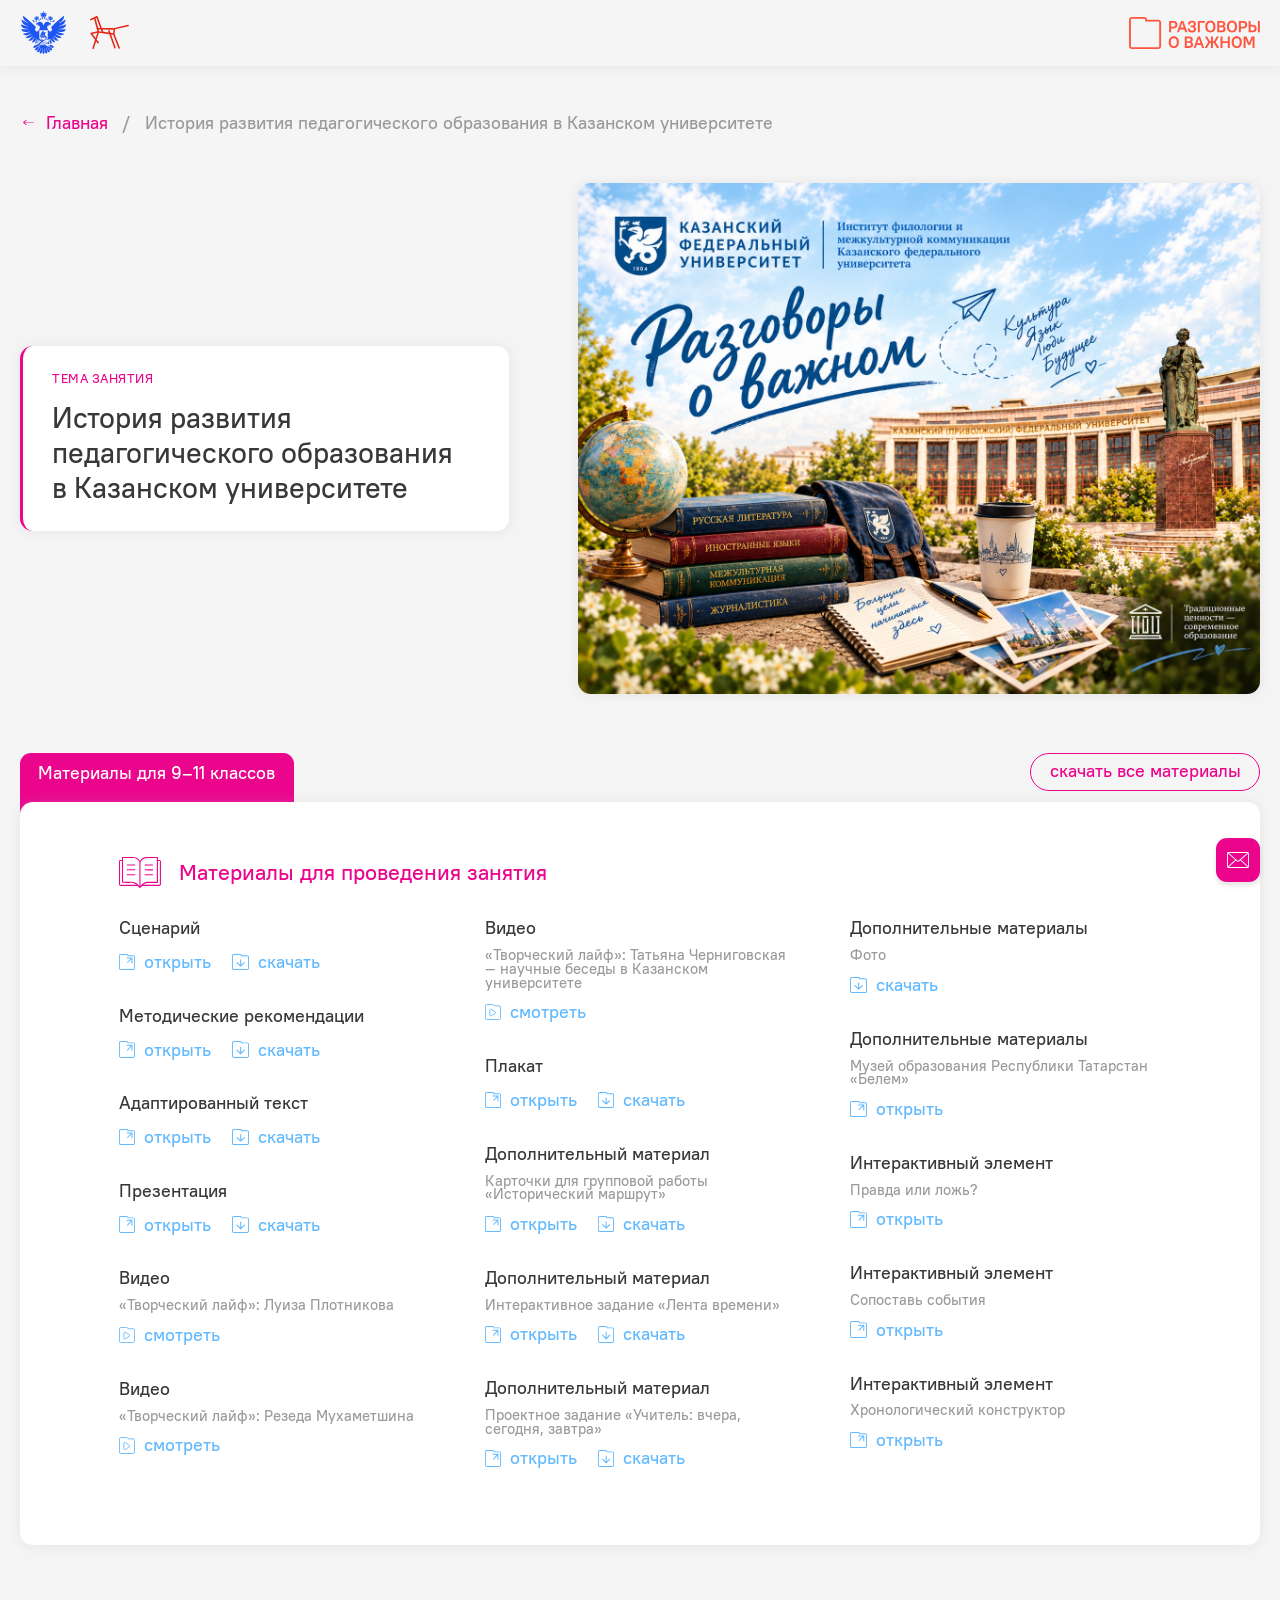
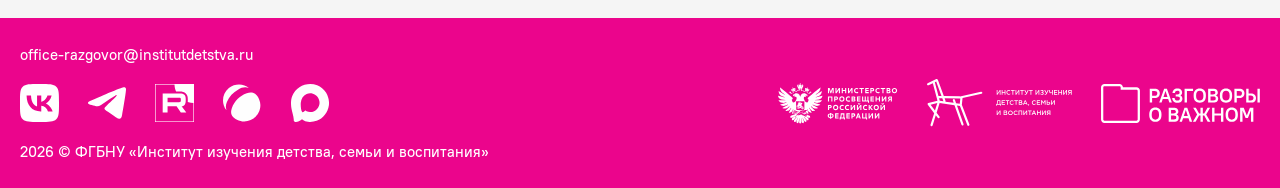
<file: index.html>
<!DOCTYPE html>
<html lang="ru">
<head>
  <meta charset="UTF-8">
  <meta name="viewport" content="width=device-width, initial-scale=1.0">
  <title>История развития педагогического образования в Казанском университете — Разговоры о важном</title>
  <link rel="stylesheet" href="css/styles.css">
</head>
<body>
  <header class="header">
    <div class="container">
      <img class="logo" src="img/v2/logo-minpros.svg" alt="Министерство просвещения">
      <img class="logo" src="img/logo-iidsv.svg" alt="ФГБНУ Институт изучения детства, семьи и воспитания">
      <img class="logo" src="img/logo-rov.svg" alt="Разговоры о важном">
    </div>
  </header>

  <main>
    <div class="breadcrumbs">
      <nav class="container" aria-label="breadcrumb">
        <ul itemscope itemtype="https://schema.org/BreadcrumbList">
          <li itemprop="itemListElement" itemscope itemtype="https://schema.org/ListItem">
            <a href="https://разговорыоважном.рф/" itemprop="item"><span itemprop="name">Главная</span></a>
            <meta itemprop="position" content="1">
          </li>
          <li itemprop="itemListElement" itemscope itemtype="https://schema.org/ListItem">
            <span itemprop="name">История развития педагогического образования в Казанском университете</span>
            <meta itemprop="position" content="2">
          </li>
        </ul>
      </nav>
    </div>

    <section class="hero-internal container">
      <div class="hero-text-internal">
        <p class="hero-eyebrow">Тема занятия</p>
        <h1 class="hero-title-internal">История развития педагогического образования в&nbsp;Казанском университете</h1>
      </div>
      <div class="internal-image">
        <img src="img/banner.png" alt="История развития педагогического образования в Казанском университете">
      </div>
    </section>

    <section id="klass_9-11" class="materials-section container">
      <div class="materials-header">
        <h2 class="internal-h2">Материалы для 9–11 классов</h2>
        <p class="materials-download">
          <a href="materials/all-materials.zip" class="materials-button" download>
            <img src="img/icons/v2/icon_download.svg" alt=""> Скачать все материалы
          </a>
        </p>
      </div>

      <div class="materials-content">
        <div class="material-column-header">
          <div class="material-icon">
            <img src="img/icons/v3/icon_doc.svg" alt="Документы">
          </div>
          <h3 class="material-title">Материалы для проведения занятия</h3>
        </div>

        <div class="materials-column">
          <div class="material-item">
            <strong>Сценарий</strong>
            <a href="materials/scenario.pdf" class="material-link" target="_blank" rel="noopener noreferrer">
              <img src="img/icons/v2/icon_open.svg" alt=""> Открыть
            </a>
            <a href="materials/scenario.pdf" class="material-link" download="Сценарий.pdf">
              <img src="img/icons/v2/icon_download.svg" alt=""> Скачать
            </a>
          </div>

          <div class="material-item">
            <strong>Методические рекомендации</strong>
            <a href="materials/guidelines.pdf" class="material-link" target="_blank" rel="noopener noreferrer">
              <img src="img/icons/v2/icon_open.svg" alt=""> Открыть
            </a>
            <a href="materials/guidelines.pdf" class="material-link" download="Методические рекомендации.pdf">
              <img src="img/icons/v2/icon_download.svg" alt=""> Скачать
            </a>
          </div>

          <div class="material-item">
            <strong>Адаптированный текст</strong>
            <a href="materials/adapted-text.pdf" class="material-link" target="_blank" rel="noopener noreferrer">
              <img src="img/icons/v2/icon_open.svg" alt=""> Открыть
            </a>
            <a href="materials/adapted-text.pdf" class="material-link" download="Адаптированный текст.pdf">
              <img src="img/icons/v2/icon_download.svg" alt=""> Скачать
            </a>
          </div>

          <div class="material-item">
            <strong>Презентация</strong>
            <a href="materials/presentation.pdf" class="material-link" target="_blank" rel="noopener noreferrer">
              <img src="img/icons/v2/icon_open.svg" alt=""> Открыть
            </a>
            <a href="materials/presentation.pdf" class="material-link" download="Презентация.pdf">
              <img src="img/icons/v2/icon_download.svg" alt=""> Скачать
            </a>
          </div>

          <div class="material-item">
            <strong>Видео</strong>
            <p>«Творческий лайф»: Луиза Плотникова</p>
            <a href="https://vkvideo.ru/video-18477997_456239277?pl=-18477997_1" class="material-link" target="_blank" rel="noopener noreferrer">
              <img src="img/icons/v2/icon_play.svg" alt=""> Смотреть
            </a>
          </div>

          <div class="material-item">
            <strong>Видео</strong>
            <p>«Творческий лайф»: Резеда Мухаметшина</p>
            <a href="https://rutube.ru/video/5632123da08640d9735957460d48868e/?playlist=420842" class="material-link" target="_blank" rel="noopener noreferrer">
              <img src="img/icons/v2/icon_play.svg" alt=""> Смотреть
            </a>
          </div>

          <div class="material-item">
            <strong>Видео</strong>
            <p>«Творческий лайф»: Татьяна Черниговская — научные беседы в Казанском университете</p>
            <a href="https://vkvideo.ru/video-22463417_456252518?pl=-18477997_1" class="material-link" target="_blank" rel="noopener noreferrer">
              <img src="img/icons/v2/icon_play.svg" alt=""> Смотреть
            </a>
          </div>

          <div class="material-item">
            <strong>Плакат</strong>
            <a href="materials/poster.jpg" class="material-link" target="_blank" rel="noopener noreferrer">
              <img src="img/icons/v2/icon_open.svg" alt=""> Открыть
            </a>
            <a href="materials/poster.jpg" class="material-link" download="Плакат.jpg">
              <img src="img/icons/v2/icon_download.svg" alt=""> Скачать
            </a>
          </div>

          <div class="material-item">
            <strong>Дополнительный материал</strong>
            <p>Карточки для групповой работы «Исторический маршрут»</p>
            <a href="materials/extra-1.pdf" class="material-link" target="_blank" rel="noopener noreferrer">
              <img src="img/icons/v2/icon_open.svg" alt=""> Открыть
            </a>
            <a href="materials/extra-1.pdf" class="material-link" download="Дополнительный материал 1.pdf">
              <img src="img/icons/v2/icon_download.svg" alt=""> Скачать
            </a>
          </div>

          <div class="material-item">
            <strong>Дополнительный материал</strong>
            <p>Интерактивное задание «Лента времени»</p>
            <a href="materials/extra-2.pdf" class="material-link" target="_blank" rel="noopener noreferrer">
              <img src="img/icons/v2/icon_open.svg" alt=""> Открыть
            </a>
            <a href="materials/extra-2.pdf" class="material-link" download="Дополнительный материал 2.pdf">
              <img src="img/icons/v2/icon_download.svg" alt=""> Скачать
            </a>
          </div>

          <div class="material-item">
            <strong>Дополнительный материал</strong>
            <p>Проектное задание «Учитель: вчера, сегодня, завтра»</p>
            <a href="materials/extra-3.pdf" class="material-link" target="_blank" rel="noopener noreferrer">
              <img src="img/icons/v2/icon_open.svg" alt=""> Открыть
            </a>
            <a href="materials/extra-3.pdf" class="material-link" download="Дополнительный материал 3.pdf">
              <img src="img/icons/v2/icon_download.svg" alt=""> Скачать
            </a>
          </div>

          <div class="material-item">
            <strong>Дополнительные материалы</strong>
            <p>Фото</p>
            <a href="materials/foto.zip" class="material-link" download="FOTO.zip">
              <img src="img/icons/v2/icon_download.svg" alt=""> Скачать
            </a>
          </div>

          <div class="material-item">
            <strong>Дополнительные материалы</strong>
            <p>Музей образования Республики Татарстан «Белем»</p>
            <a href="https://vk.ru/belemmuseum" class="material-link" target="_blank" rel="noopener noreferrer">
              <img src="img/icons/v2/icon_open.svg" alt=""> Открыть
            </a>
          </div>

          <div class="material-item">
            <strong>Интерактивный элемент</strong>
            <p>Правда или ложь?</p>
            <a href="truth-or-lie.html" class="material-link" target="_blank" rel="noopener noreferrer">
              <img src="img/icons/v2/icon_open.svg" alt=""> Открыть
            </a>
          </div>

          <div class="material-item">
            <strong>Интерактивный элемент</strong>
            <p>Сопоставь события</p>
            <a href="match-events.html" class="material-link" target="_blank" rel="noopener noreferrer">
              <img src="img/icons/v2/icon_open.svg" alt=""> Открыть
            </a>
          </div>

          <div class="material-item">
            <strong>Интерактивный элемент</strong>
            <p>Хронологический конструктор</p>
            <a href="chronology.html" class="material-link" target="_blank" rel="noopener noreferrer">
              <img src="img/icons/v2/icon_open.svg" alt=""> Открыть
            </a>
          </div>
        </div>
      </div>
    </section>
  </main>

  <a href="#" class="button-to-up hidden" id="to-up" aria-label="Наверх"></a>
  <a href="https://forms.yandex.ru/u/6ac4ff049029028b1fa51f60/" class="floating-envelope" aria-label="Открыть форму" target="_blank" rel="noopener noreferrer">
    <img src="img/icons/envelope-icon.svg" alt="Форма">
  </a>

  <footer class="footer">
    <div class="container">
      <div class="footer-info">
        <p><a href="mailto:office-razgovor@institutdetstva.ru">office-razgovor@institutdetstva.ru</a></p>
        <div class="social-icons">
          <a href="https://vk.com/razgovory_o_vajnom" target="_blank" rel="noopener noreferrer">
            <img src="img/icons/vk.svg" alt="ВКонтакте">
          </a>
          <a href="https://t.me/razgovori_o_vajnom" target="_blank" rel="noopener noreferrer">
            <img src="img/icons/telegram.svg" alt="Telegram">
          </a>
          <a href="https://rutube.ru/u/razgovoryovajnom/" target="_blank" rel="noopener noreferrer">
            <img src="img/icons/rutube.svg" alt="RUTUBE">
          </a>
          <a href="https://clck.ru/37EMUv" target="_blank" rel="noopener noreferrer">
            <img src="img/icons/v2/sferum-footer.svg" alt="Сферум">
          </a>
          <a href="https://max.ru/razgovori_o_vajnom" target="_blank" rel="noopener noreferrer">
            <img src="img/icons/v2/max-footer.svg" alt="MAX">
          </a>
        </div>
        <p><span id="copyright-year">2026</span> © ФГБНУ «Институт изучения детства, семьи&nbsp;и&nbsp;воспитания»</p>
      </div>
      <div class="footer-logos">
        <a href="https://edu.gov.ru/" target="_blank" rel="noopener noreferrer">
          <img src="img/v2/logo-minpros-text.svg" alt="Министерство просвещения">
        </a>
        <a href="https://xn--80adrabb4aegksdjbafk0u.xn--p1ai" target="_blank" rel="noopener noreferrer">
          <img src="img/logo-iidsv-text.svg" alt="ФГБНУ Институт изучения детства, семьи и воспитания">
        </a>
        <img src="img/logo-rov.svg" alt="Разговоры о важном">
      </div>
    </div>
  </footer>

  <script>
    (function () {
      var btn = document.getElementById("to-up");
      var year = document.getElementById("copyright-year");
      if (year) year.textContent = String(new Date().getFullYear());

      function updateToUp() {
        if (!btn) return;
        if (window.scrollY > 200) {
          btn.classList.remove("hidden");
        } else {
          btn.classList.add("hidden");
        }
      }

      window.addEventListener("scroll", updateToUp, { passive: true });
      updateToUp();

      if (btn) {
        btn.addEventListener("click", function (e) {
          e.preventDefault();
          window.scrollTo({ top: 0, behavior: "smooth" });
        });
      }
    })();
  </script>
</body>
</html>
</file>
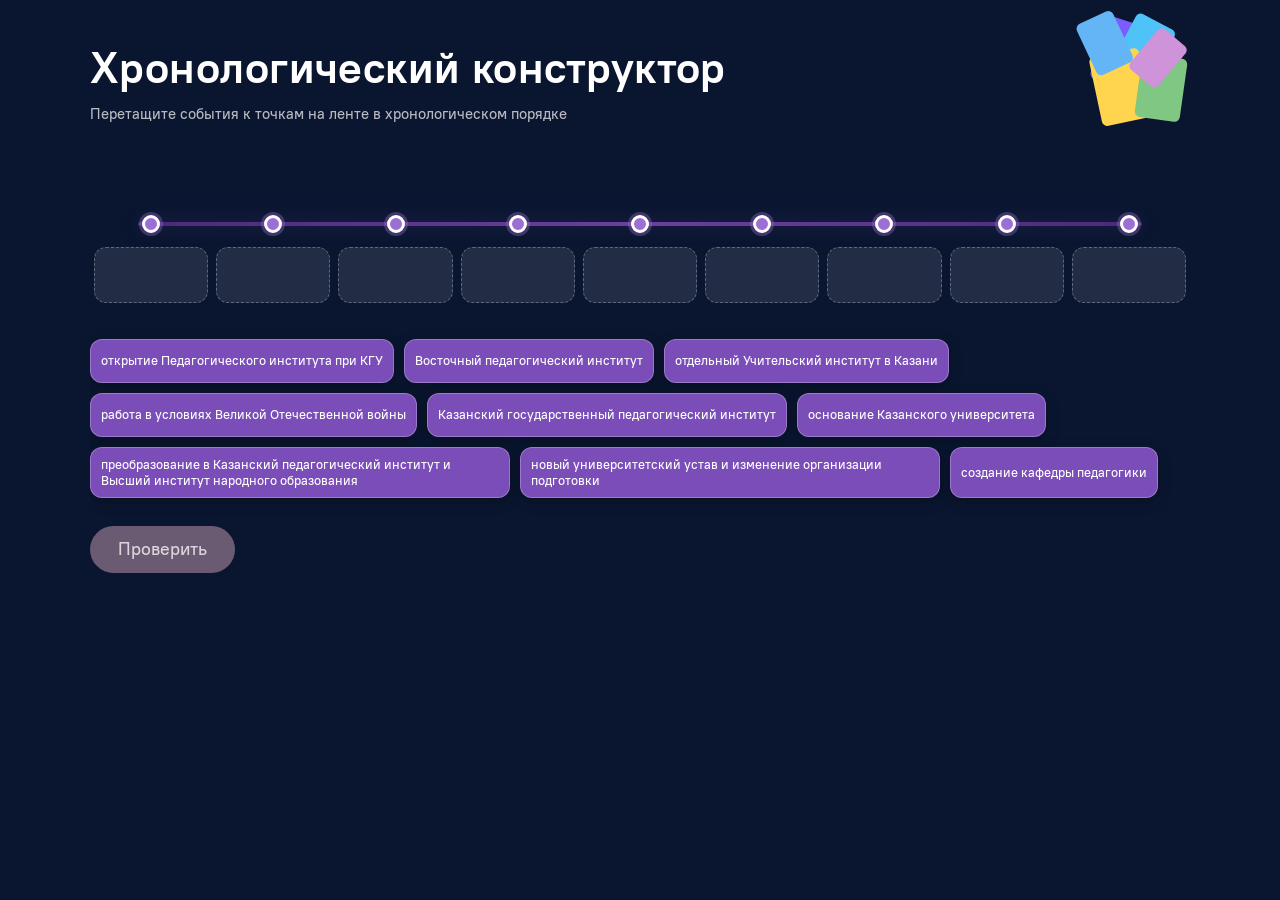
<file: chronology.html>
<!DOCTYPE html>
<html lang="ru">
<head>
  <meta charset="UTF-8">
  <meta name="viewport" content="width=device-width, initial-scale=1.0">
  <title>Хронологический конструктор</title>
  <link rel="stylesheet" href="css/chronology.css">
</head>
<body>
  <div class="page">
    <img class="decor" src="img/decor-cards.svg" alt="" aria-hidden="true">

    <h1 class="title" id="page-title">Хронологический конструктор</h1>
    <p class="hint" id="hint">Перетащите события к точкам на ленте в хронологическом порядке</p>

    <div class="timeline-wrap" aria-label="Хронологическая лента">
      <div class="timeline-years" id="years" hidden></div>
      <div class="timeline" id="timeline"></div>
    </div>

    <section class="pool-section" aria-label="События">
      <div class="pool" id="pool"></div>
    </section>

    <div class="actions">
      <button type="button" class="btn btn-check" id="btn-check" disabled>Проверить</button>
      <button type="button" class="btn btn-reset" id="btn-reset" hidden>Сбросить</button>
    </div>
  </div>

  <div class="drag-ghost" id="drag-ghost" hidden></div>

  <script src="js/chronology.js"></script>
</body>
</html>
</file>
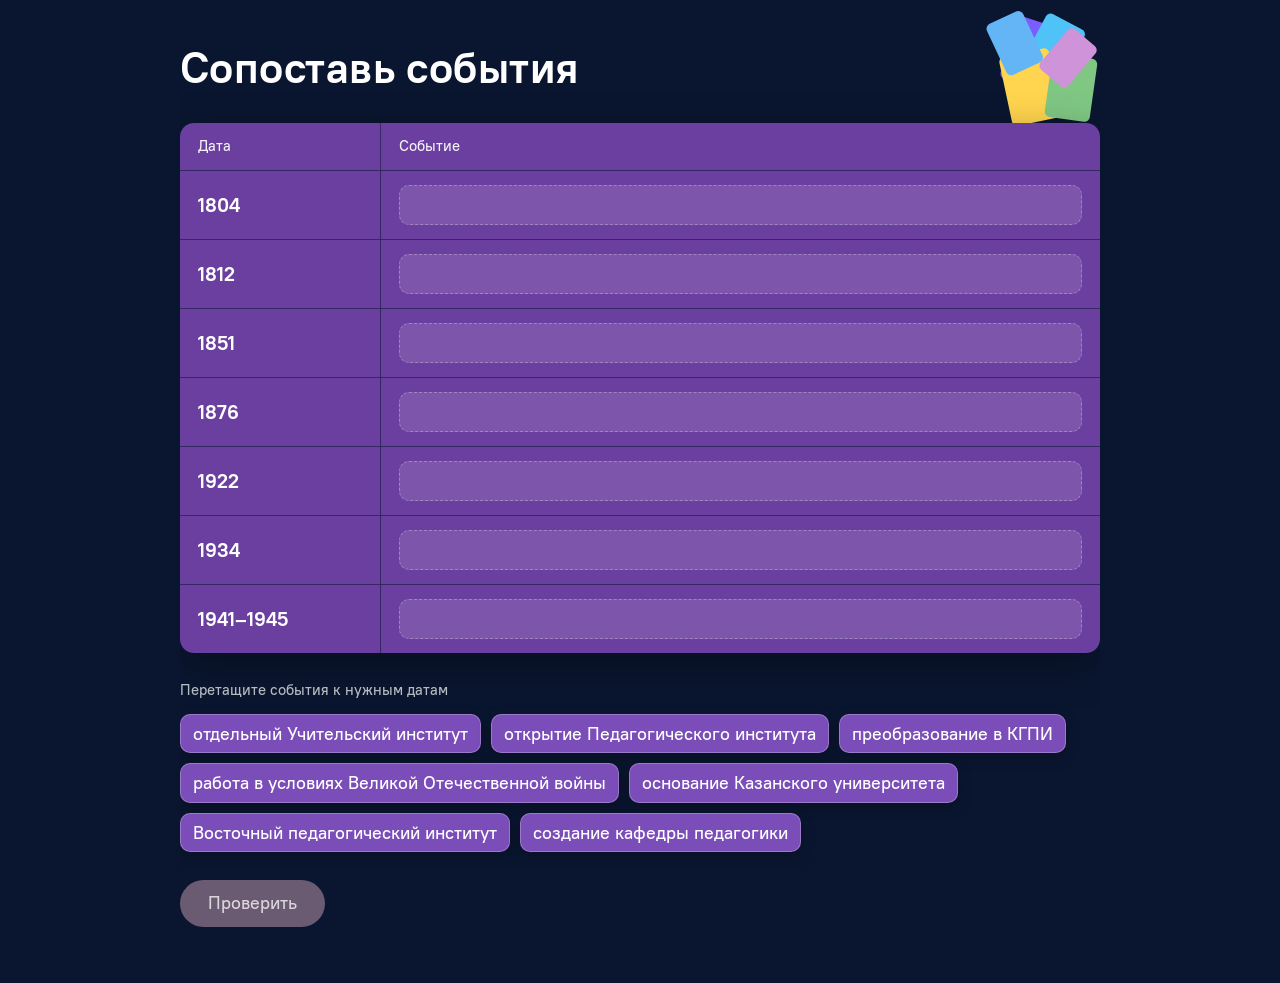
<file: match-events.html>
<!DOCTYPE html>
<html lang="ru">
<head>
  <meta charset="UTF-8">
  <meta name="viewport" content="width=device-width, initial-scale=1.0">
  <title>Сопоставь события</title>
  <link rel="stylesheet" href="css/match-events.css">
</head>
<body>
  <div class="page">
    <img class="decor" src="img/decor-cards.svg" alt="" aria-hidden="true">

    <h1 class="title" id="page-title">Сопоставь события</h1>

    <div class="table-wrap" role="table" aria-label="Сопоставление дат и событий">
      <div class="table-head" role="row">
        <div class="col-date" role="columnheader">Дата</div>
        <div class="col-event" role="columnheader">Событие</div>
      </div>
      <div id="rows"></div>
    </div>

    <section class="pool-section" aria-label="События для перетаскивания">
      <p class="pool-hint" id="pool-hint">Перетащите события к нужным датам</p>
      <div class="pool" id="pool"></div>
    </section>

    <div class="actions">
      <button type="button" class="btn btn-check" id="btn-check" disabled>Проверить</button>
      <button type="button" class="btn btn-reset" id="btn-reset" hidden>Сбросить</button>
    </div>
  </div>

  <div class="drag-ghost" id="drag-ghost" hidden></div>

  <script src="js/match-events.js"></script>
</body>
</html>
</file>
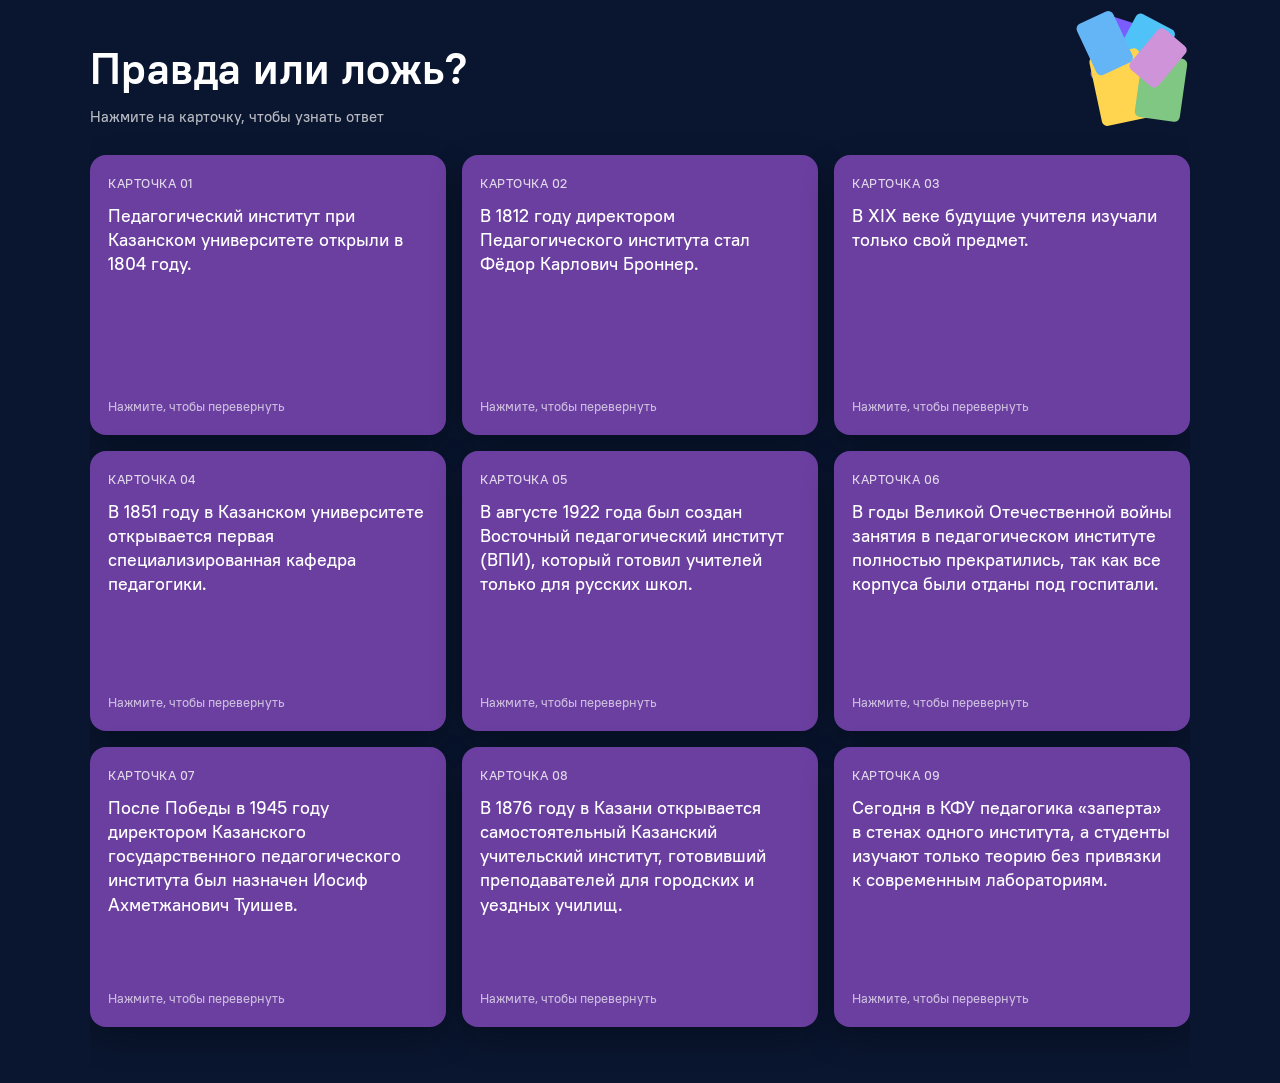
<file: truth-or-lie.html>
<!DOCTYPE html>
<html lang="ru">
<head>
  <meta charset="UTF-8">
  <meta name="viewport" content="width=device-width, initial-scale=1.0">
  <title>Правда или ложь?</title>
  <link rel="stylesheet" href="css/truth-or-lie.css">
</head>
<body>
  <div class="page">
    <img class="decor" src="img/decor-cards.svg" alt="" aria-hidden="true">

    <h1 class="title">Правда или ложь?</h1>
    <p class="hint">Нажмите на карточку, чтобы узнать ответ</p>

    <div class="cards" id="cards" role="list" aria-label="Утверждения"></div>
  </div>

  <script src="js/truth-or-lie.js"></script>
</body>
</html>
</file>
<file: css/styles.css>
@charset "UTF-8";

:root {
  --base-font-size: 24rem;
  --base-line-height: 1.2;
  --base-color: #383838;
  --base-bg: #F5F5F5;
  --base-transition: 0.2s ease-in-out;
  --container-padding: 22rem;
  --header-height: 72rem;
  --accent: #EB058C;
  --link-action: #63BAFF;
  --muted: #9A9A9A;
  font-size: 1px;
}

@media (width < 1400px) {
  :root {
    font-size: 0.0714285714vw;
  }
}

@media (width < 1025px) {
  :root {
    --base-font-size: 20rem;
    font-size: 1px;
  }
}

@media (width < 768px) {
  :root {
    --base-font-size: 16rem;
    --container-padding: 16rem;
  }
}

@font-face {
  font-family: "PT Root UI";
  src: url("../fonts/PTRootUI-Light.woff2") format("woff2");
  font-weight: 300;
  font-style: normal;
  font-display: swap;
}

@font-face {
  font-family: "PT Root UI";
  src: url("../fonts/PTRootUI-Regular.woff2") format("woff2");
  font-weight: 400;
  font-style: normal;
  font-display: swap;
}

@font-face {
  font-family: "PT Root UI";
  src: url("../fonts/PTRootUI-Medium.woff2") format("woff2");
  font-weight: 500;
  font-style: normal;
  font-display: swap;
}

@font-face {
  font-family: "PT Root UI";
  src: url("../fonts/PTRootUI-Bold.woff2") format("woff2");
  font-weight: 700;
  font-style: normal;
  font-display: swap;
}

*,
*::before,
*::after {
  box-sizing: border-box;
  min-width: 0;
  min-height: 0;
  padding: 0;
  margin: 0;
}

html {
  scroll-behavior: smooth;
  overflow-x: hidden;
  scroll-padding-top: min(var(--header-height) + 65rem, 137px);
}

@media (width < 768px) {
  html {
    scroll-padding-top: min(var(--header-height) + 60rem, 132px);
  }
}

body {
  display: flex;
  flex-direction: column;
  min-height: 100vh;
  margin: 0;
  font-family: "PT Root UI", Arial, sans-serif;
  font-size: var(--base-font-size);
  font-weight: 500;
  line-height: var(--base-line-height);
  color: var(--base-color);
  overflow: clip;
  background: var(--base-bg);
}

main {
  flex: 1;
}

a {
  color: inherit;
  text-decoration: none;
}

img {
  max-width: 100%;
  height: auto;
}

.container {
  width: 100%;
  max-width: 1400px;
  padding: 0 var(--container-padding);
  margin: 0 auto;
}

/* Header */
.header {
  box-shadow: 0 1rem 13.8rem rgba(182, 182, 182, 0.25);
  position: sticky;
  top: 0;
  z-index: 100;
  height: var(--header-height);
  padding: 12rem 0;
  background: var(--base-bg);
}

.header .container {
  display: flex;
  gap: 24rem;
  align-items: center;
  height: 100%;
}

.header .logo:nth-child(1) {
  width: 52rem;
}

.header .logo:nth-child(2) {
  width: 43rem;
}

.header .logo:nth-child(3) {
  width: 143rem;
  margin-left: auto;
}

@media (width < 768px) {
  .header .container {
    gap: 14rem;
  }

  .header .logo:nth-child(1) {
    width: 30rem;
  }

  .header .logo:nth-child(2) {
    width: 25rem;
  }

  .header .logo:nth-child(3) {
    width: 83rem;
  }
}

/* Breadcrumbs */
.breadcrumbs {
  position: sticky;
  top: calc(var(--header-height) - 30rem);
  z-index: 99;
  padding-top: 50rem;
  padding-bottom: 20rem;
  margin-bottom: 30px;
  font-size: 20rem;
  line-height: 1.25;
  color: var(--muted);
  background: var(--base-bg);
}

.breadcrumbs ul {
  display: flex;
  gap: 16rem;
  list-style: none;
}

.breadcrumbs li {
  display: flex;
  gap: inherit;
  min-width: 0;
}

.breadcrumbs li:first-child {
  min-width: max-content;
}

.breadcrumbs li:first-child a {
  display: flex;
  gap: 10rem;
  align-items: center;
}

.breadcrumbs li:first-child a::before {
  content: "";
  flex: none;
  width: 18rem;
  aspect-ratio: 18 / 8;
  background: currentColor;
  mask: url("../img/arrow-left.svg") 50% / 12rem no-repeat;
  -webkit-mask: url("../img/arrow-left.svg") 50% / 12rem no-repeat;
}

.breadcrumbs li:not(:last-child)::after {
  content: "/";
  flex: none;
}

.breadcrumbs a {
  color: var(--accent);
}

@media (hover: hover) {
  .breadcrumbs a:hover {
    text-decoration: underline;
  }
}

.breadcrumbs span {
  overflow: hidden;
  white-space: nowrap;
  text-overflow: ellipsis;
}

@media (width < 768px) {
  .breadcrumbs {
    top: var(--header-height);
    padding-top: 20rem;
    margin-bottom: 20rem;
    font-size: 16rem;
  }

  .breadcrumbs ul {
    gap: 6rem;
  }
}

/* Hero */
.hero-internal {
  display: grid;
  grid-template-columns: 535fr 746fr;
  gap: 75rem;
  align-items: center;
  margin-bottom: 64rem;
}

.hero-text-internal {
  display: flex;
  flex-direction: column;
  gap: 16rem;
  justify-content: center;
  padding: 28rem 32rem;
  border-radius: 14rem;
  background: #fff;
  box-shadow: 0 1rem 13.8rem rgba(182, 182, 182, 0.25);
  border-left: 4rem solid var(--accent);
}

.hero-eyebrow {
  margin: 0;
  font-size: 14rem;
  font-weight: 500;
  line-height: 1.2;
  letter-spacing: 0.04em;
  text-transform: uppercase;
  color: var(--accent);
}

.hero-title-internal {
  margin: 0;
  font-size: 32rem;
  font-weight: 500;
  line-height: 1.1875;
}

.internal-image img {
  box-shadow: 0 1rem 13.8rem rgba(182, 182, 182, 0.25);
  display: block;
  width: 100%;
  height: auto;
  object-fit: cover;
  border-radius: 14rem;
  background: transparent;
}

@media (width < 1025px) {
  .hero-internal {
    grid-template-columns: none;
    gap: 32rem;
    padding-top: 20rem;
    margin-bottom: 48rem;
  }

  .internal-image {
    grid-row: 1;
  }

  .hero-text-internal {
    padding: 22rem 24rem;
  }

  .hero-title-internal {
    font-size: 24rem;
  }
}

@media (width < 768px) {
  .hero-internal {
    padding-top: 0;
    margin-bottom: 36rem;
  }

  .hero-text-internal {
    padding: 18rem 18rem;
    gap: 12rem;
  }

  .hero-eyebrow {
    font-size: 12rem;
  }

  .hero-title-internal {
    font-size: 18rem;
  }
}

/* Materials */
.materials-header {
  display: flex;
  gap: 24rem;
  align-items: flex-start;
  justify-content: space-between;
}

.materials-header .internal-h2 {
  padding: 16rem 20rem 60rem;
  margin-top: 0;
  margin-bottom: -36rem;
  font-size: 20rem;
  font-weight: 500;
  line-height: 14rem;
  color: #fff;
  overflow: hidden;
  white-space: nowrap;
  text-overflow: ellipsis;
  border-radius: 12rem;
  background: var(--accent);
}

.materials-content {
  box-shadow: 0 1rem 13.8rem rgba(182, 182, 182, 0.25);
  position: relative;
  padding: 60rem 108rem 80rem;
  border-radius: 14rem;
  background: #fff;
}

.material-column-header {
  display: flex;
  align-items: center;
  gap: 20rem;
  margin-bottom: 32rem;
}

.materials-column {
  margin-bottom: -32rem;
  column-count: 3;
  column-gap: 60rem;
}

.material-icon {
  flex-shrink: 0;
  width: 46rem;
  aspect-ratio: 46 / 34;
}

.material-icon img {
  width: 100%;
  height: 100%;
  object-fit: contain;
}

.material-title {
  margin: 0;
  font-size: 24rem;
  font-weight: 500;
  color: var(--accent);
}

.material-item {
  padding-bottom: 32rem;
  break-inside: avoid;
  page-break-inside: avoid;
}

.material-item > strong {
  display: block;
  margin-bottom: 10rem;
  font-size: 20rem;
  line-height: 1.25;
  font-weight: 500;
}

.material-item p {
  margin-bottom: 10rem;
  font-size: 16rem;
  line-height: 0.9375;
  color: var(--muted);
}

.material-link {
  display: inline-flex;
  gap: 10rem;
  align-items: center;
  font-size: 20rem;
  line-height: 1.2;
  color: var(--link-action);
  text-decoration: none;
  text-transform: lowercase;
  transition: color var(--base-transition);
}

.material-link img {
  flex: none;
  width: 18rem;
  height: 18rem;
  object-fit: contain;
}

.material-link + .material-link {
  margin-left: 16rem;
}

.material-link:hover {
  text-decoration: underline;
}

.materials-download {
  flex: none;
}

.materials-button {
  --height: 42rem;
  --line-height: 1.25;
  --padding-y: calc((var(--height) - 2px - var(--line-height) * 1em) / 2);
  --padding-x: 20rem;
  display: inline-block;
  vertical-align: top;
  max-width: 100%;
  padding: var(--padding-y) var(--padding-x);
  font-size: 20rem;
  line-height: 1.25;
  color: var(--accent);
  text-decoration: none;
  text-transform: lowercase;
  overflow: hidden;
  white-space: nowrap;
  text-overflow: ellipsis;
  border: 1px solid var(--accent);
  border-radius: 32rem;
  user-select: none;
  transition: color var(--base-transition), background-color var(--base-transition);
}

.materials-button img {
  display: none;
}

@media (hover: hover) {
  .materials-button:hover {
    color: #fff;
    background-color: var(--accent);
  }
}

@media (width < 1025px) {
  .materials-content {
    padding-right: 60rem;
    padding-left: 60rem;
  }

  .materials-column {
    column-count: 2;
  }
}

@media (width < 768px) {
  .materials-header {
    flex-direction: column;
    gap: 0;
    align-items: initial;
  }

  .materials-header .internal-h2 {
    padding-bottom: 50rem;
    font-size: 18rem;
    line-height: 13rem;
    text-align: center;
  }

  .materials-content {
    padding-top: 86rem;
    padding-right: 16rem;
    padding-left: 16rem;
    margin-top: -54rem;
  }

  .materials-column {
    column-count: 1;
  }

  .material-title {
    font-size: 18rem;
  }

  .material-item > strong {
    font-size: 18rem;
  }

  .material-link {
    font-size: 18rem;
  }

  .materials-download {
    position: relative;
    z-index: 1;
    padding-top: 20rem;
    text-align: center;
  }

  .materials-button {
    --height: 34rem;
    font-size: 18rem;
  }
}

/* Footer */
.footer {
  padding: 30rem 0;
  margin-top: 80rem;
  font-size: 16rem;
  font-weight: 500;
  line-height: 1.25;
  color: #fff;
  background: var(--accent);
}

.footer .container {
  display: flex;
  gap: 24rem;
  align-items: center;
  justify-content: space-between;
}

.footer-info {
  display: flex;
  flex-direction: column;
  gap: 22rem;
}

.footer-info a:hover {
  text-decoration: underline;
}

.footer-logos {
  display: flex;
  flex-wrap: wrap;
  gap: 18rem 32rem;
  align-items: center;
  justify-content: flex-end;
}

.footer-logos > * {
  flex: none;
  max-width: 100%;
}

.footer-logos > *:nth-child(1) {
  width: 131rem;
}

.footer-logos > *:nth-child(2) {
  width: 158rem;
}

.footer-logos > *:nth-child(3) {
  width: 174rem;
  filter: brightness(0) invert(1);
}

.footer-logos a img,
.footer-logos > img {
  display: block;
  width: 100%;
}

.social-icons {
  display: flex;
  flex-wrap: wrap;
  gap: 18rem 32rem;
  align-items: center;
}

.social-icons a {
  flex: none;
  width: 42rem;
  aspect-ratio: 1;
  transition: opacity var(--base-transition);
}

.social-icons a img {
  display: block;
  width: 100%;
  height: 100%;
}

.social-icons a:hover {
  opacity: 0.7;
}

@media (width < 768px) {
  .footer .container {
    flex-direction: column;
    gap: 80rem;
    align-items: initial;
  }

  .footer-info {
    order: 1;
    text-align: center;
  }

  .footer-logos {
    justify-content: center;
  }

  .footer-logos > *:nth-child(1) {
    width: 120rem;
  }

  .footer-logos > *:nth-child(2) {
    width: 150rem;
  }

  .footer-logos > *:nth-child(3) {
    width: 165rem;
  }

  .social-icons {
    justify-content: center;
  }
}

/* Floating actions */
.floating-envelope {
  position: fixed;
  bottom: 20rem;
  right: var(--container-padding);
  z-index: 50;
  width: 48rem;
  aspect-ratio: 1;
  background: var(--accent);
  color: white;
  display: flex;
  justify-content: center;
  align-items: center;
  border-radius: 12rem;
  box-shadow: 0 4rem 6rem rgba(0, 0, 0, 0.1);
  transition: transform var(--base-transition);
}

.floating-envelope img {
  width: 24rem;
}

@media (hover: hover) {
  .floating-envelope:hover {
    transform: scale(1.1);
  }
}

.button-to-up {
  position: fixed;
  left: var(--container-padding);
  bottom: 20rem;
  z-index: 50;
  display: flex;
  align-items: center;
  justify-content: center;
  width: 48rem;
  aspect-ratio: 1;
  background: var(--accent);
  border-radius: 12rem;
  color: #fff;
  box-shadow: 0 4rem 6rem rgba(0, 0, 0, 0.1);
  transition: visibility var(--base-transition), opacity var(--base-transition), transform var(--base-transition);
}

.button-to-up::after {
  content: "";
  width: 12rem;
  aspect-ratio: 6 / 9;
  background: currentColor;
  mask: url("../img/icons/arrow-up.svg") 50% / contain no-repeat;
  -webkit-mask: url("../img/icons/arrow-up.svg") 50% / contain no-repeat;
}

.button-to-up.hidden {
  visibility: hidden;
  opacity: 0;
  pointer-events: none;
}

@media (hover: hover) {
  .button-to-up:hover {
    transform: scale(1.1);
  }
}
</file>
<file: css/chronology.css>
@font-face {
  font-family: "PT Root UI";
  src: url("../fonts/PTRootUI-Medium.woff2") format("woff2");
  font-weight: 500;
  font-style: normal;
  font-display: swap;
}

@font-face {
  font-family: "PT Root UI";
  src: url("../fonts/PTRootUI-Bold.woff2") format("woff2");
  font-weight: 700;
  font-style: normal;
  font-display: swap;
}

*,
*::before,
*::after {
  box-sizing: border-box;
  margin: 0;
  padding: 0;
}

:root {
  --bg: #0a1630;
  --text: #ffffff;
  --muted: rgba(255, 255, 255, 0.7);
  --line: #6b3fa0;
  --dot: #9b6fd4;
  --slot: rgba(255, 255, 255, 0.1);
  --slot-hover: rgba(255, 255, 255, 0.2);
  --chip: #7a4db8;
  --chip-border: rgba(255, 255, 255, 0.25);
  --ok: #2e9b57;
  --bad: #d64545;
  --btn: #eb058c;
  --btn-disabled: #6a5a72;
  --radius: 14px;
  --font: "PT Root UI", Arial, sans-serif;
}

html,
body {
  min-height: 100%;
}

body {
  font-family: var(--font);
  font-weight: 500;
  color: var(--text);
  background: var(--bg);
  line-height: 1.25;
}

.page {
  position: relative;
  width: min(1100px, 100% - 32px);
  margin: 0 auto;
  padding: 40px 0 56px;
  overflow: hidden;
}

.decor {
  position: absolute;
  top: 8px;
  right: -12px;
  width: min(200px, 38vw);
  pointer-events: none;
  user-select: none;
  z-index: 0;
}

.title {
  position: relative;
  z-index: 1;
  margin-bottom: 10px;
  font-size: clamp(28px, 5vw, 44px);
  font-weight: 700;
  letter-spacing: 0.01em;
}

.hint {
  position: relative;
  z-index: 1;
  margin-bottom: 36px;
  font-size: 15px;
  color: var(--muted);
}

.timeline-wrap {
  position: relative;
  z-index: 1;
  margin-bottom: 36px;
  padding: 8px 4px 0;
}

.timeline-years {
  display: grid;
  grid-template-columns: repeat(9, 1fr);
  gap: 8px;
  margin-bottom: 10px;
  opacity: 0;
  transform: translateY(6px);
  transition: opacity 0.45s ease, transform 0.45s ease;
}

.timeline-years.is-visible {
  opacity: 1;
  transform: translateY(0);
}

.year-label {
  text-align: center;
  font-size: clamp(12px, 1.4vw, 15px);
  font-weight: 700;
  letter-spacing: 0.02em;
  color: #fff;
}

.timeline {
  position: relative;
  display: grid;
  grid-template-columns: repeat(9, 1fr);
  gap: 8px;
  align-items: start;
  padding-top: 18px;
}

.timeline::before {
  content: "";
  position: absolute;
  left: 4%;
  right: 4%;
  top: 25px;
  height: 4px;
  border-radius: 999px;
  background: linear-gradient(90deg, #4a2a7a, var(--line), #4a2a7a);
  box-shadow: 0 0 18px rgba(107, 63, 160, 0.45);
}

.point {
  position: relative;
  display: flex;
  flex-direction: column;
  align-items: center;
  gap: 14px;
  min-width: 0;
}

.point-dot {
  position: relative;
  z-index: 1;
  width: 18px;
  height: 18px;
  border-radius: 50%;
  background: var(--dot);
  border: 3px solid #fff;
  box-shadow: 0 0 0 3px rgba(155, 111, 212, 0.35);
  flex: none;
}

.drop-slot {
  width: 100%;
  min-height: 120px;
  display: flex;
  align-items: stretch;
  padding: 4px;
  border-radius: 12px;
  border: 1.5px dashed transparent;
  transition: background 0.15s ease, border-color 0.15s ease, box-shadow 0.2s ease;
}

.drop-slot.is-empty {
  border-color: rgba(255, 255, 255, 0.28);
  background: var(--slot);
  min-height: 56px;
}

.drop-slot.is-over {
  background: var(--slot-hover);
  border-color: #fff;
}

.drop-slot.is-wrong {
  background: var(--bad);
  border-color: transparent;
  box-shadow: inset 0 0 0 1px rgba(0, 0, 0, 0.08);
}

.drop-slot.is-correct {
  background: transparent;
  border-color: transparent;
}

.drop-slot.is-correct .sticker {
  background: var(--ok);
  border-color: transparent;
}

.sticker {
  display: flex;
  align-items: center;
  width: 100%;
  min-width: 0;
  min-height: 44px;
  padding: 8px 10px;
  border-radius: 12px;
  background: var(--chip);
  border: 1px solid var(--chip-border);
  color: #fff;
  font: inherit;
  font-size: clamp(11px, 1.1vw, 13px);
  font-weight: 500;
  line-height: 1.3;
  overflow-wrap: anywhere;
  word-break: break-word;
  hyphens: auto;
  overflow: hidden;
  cursor: grab;
  user-select: none;
  touch-action: none;
  box-shadow: 0 4px 14px rgba(0, 0, 0, 0.25);
  transition: background 0.2s ease, transform 0.35s ease, opacity 0.2s ease;
}

.drop-slot .sticker {
  font-size: clamp(10px, 0.95vw, 12px);
  padding: 8px;
}

.sticker:active {
  cursor: grabbing;
}

.sticker.is-dragging {
  opacity: 0.35;
}

.sticker.is-wrong {
  background: var(--bad);
  border-color: transparent;
}

.sticker.is-placed-correct {
  animation: pop-in 0.45s ease;
}

@keyframes pop-in {
  0% {
    transform: scale(0.92);
    opacity: 0.4;
  }
  100% {
    transform: scale(1);
    opacity: 1;
  }
}

.pool-section {
  position: relative;
  z-index: 1;
  margin-top: 8px;
}

.pool {
  display: flex;
  flex-wrap: wrap;
  gap: 10px;
  min-height: 48px;
}

.pool .sticker {
  width: auto;
  max-width: min(420px, 100%);
}

.actions {
  position: relative;
  z-index: 1;
  display: flex;
  flex-wrap: wrap;
  gap: 12px;
  margin-top: 28px;
}

.btn {
  appearance: none;
  border: none;
  border-radius: 999px;
  padding: 12px 28px;
  font: inherit;
  font-size: 18px;
  font-weight: 500;
  cursor: pointer;
  transition: transform 0.15s ease, background 0.15s ease, opacity 0.15s ease;
}

.btn:hover:not(:disabled) {
  transform: translateY(-1px);
}

.btn:disabled {
  cursor: not-allowed;
  opacity: 0.55;
}

.btn-check {
  background: var(--btn);
  color: #fff;
}

.btn-check:disabled {
  background: var(--btn-disabled);
  opacity: 1;
  color: rgba(255, 255, 255, 0.75);
}

.btn-reset {
  background: transparent;
  color: #fff;
  border: 1px solid rgba(255, 255, 255, 0.45);
}

.drag-ghost {
  position: fixed;
  z-index: 1000;
  left: 0;
  top: 0;
  max-width: min(280px, 70vw);
  padding: 10px 12px;
  border-radius: 12px;
  background: var(--chip);
  border: 1px solid var(--chip-border);
  color: #fff;
  font: inherit;
  font-size: 13px;
  line-height: 1.3;
  overflow-wrap: anywhere;
  word-break: break-word;
  box-shadow: 0 10px 28px rgba(0, 0, 0, 0.4);
  pointer-events: none;
  transform: translate(-50%, -50%);
}

.page.is-locked .sticker {
  cursor: default;
}

@media (max-width: 900px) {
  .timeline-wrap {
    overflow-x: auto;
    padding-bottom: 8px;
    margin-left: -8px;
    margin-right: -8px;
    padding-left: 8px;
    padding-right: 8px;
  }

  .timeline-years,
  .timeline {
    min-width: 920px;
  }
}

@media (max-width: 640px) {
  .page {
    width: min(100% - 24px, 1100px);
    padding-top: 28px;
  }

  .pool .sticker {
    font-size: 13px;
  }
}
</file>
<file: css/match-events.css>
@font-face {
  font-family: "PT Root UI";
  src: url("../fonts/PTRootUI-Medium.woff2") format("woff2");
  font-weight: 500;
  font-style: normal;
  font-display: swap;
}

@font-face {
  font-family: "PT Root UI";
  src: url("../fonts/PTRootUI-Bold.woff2") format("woff2");
  font-weight: 700;
  font-style: normal;
  font-display: swap;
}

*,
*::before,
*::after {
  box-sizing: border-box;
  margin: 0;
  padding: 0;
}

:root {
  --bg: #0a1630;
  --table: #6b3fa0;
  --table-line: rgba(10, 22, 48, 0.55);
  --text: #ffffff;
  --muted: rgba(255, 255, 255, 0.7);
  --slot: rgba(255, 255, 255, 0.12);
  --slot-hover: rgba(255, 255, 255, 0.22);
  --chip: #7a4db8;
  --chip-border: rgba(255, 255, 255, 0.25);
  --ok: #2e9b57;
  --bad: #d64545;
  --btn: #eb058c;
  --btn-disabled: #6a5a72;
  --radius: 14px;
  --font: "PT Root UI", Arial, sans-serif;
}

html,
body {
  min-height: 100%;
}

body {
  font-family: var(--font);
  font-weight: 500;
  color: var(--text);
  background: var(--bg);
  line-height: 1.25;
}

.page {
  position: relative;
  width: min(920px, 100% - 32px);
  margin: 0 auto;
  padding: 40px 0 56px;
  overflow: hidden;
}

.decor {
  position: absolute;
  top: 8px;
  right: -12px;
  width: min(200px, 38vw);
  pointer-events: none;
  user-select: none;
  z-index: 0;
}

.title {
  position: relative;
  z-index: 1;
  margin-bottom: 28px;
  font-size: clamp(28px, 5vw, 44px);
  font-weight: 700;
  letter-spacing: 0.01em;
}

.table-wrap {
  position: relative;
  z-index: 1;
  background: var(--table);
  border-radius: var(--radius);
  overflow: hidden;
  box-shadow: 0 12px 40px rgba(0, 0, 0, 0.35);
}

.table-head,
.row {
  display: grid;
  grid-template-columns: minmax(110px, 0.28fr) 1fr;
  align-items: stretch;
}

.table-head {
  border-bottom: 1px solid var(--table-line);
}

.col-date,
.col-event,
.cell-date,
.cell-event {
  padding: 14px 18px;
}

.col-date,
.col-event {
  font-size: 15px;
  font-weight: 500;
  opacity: 0.92;
}

.col-date,
.cell-date {
  border-right: 1px solid var(--table-line);
}

.row + .row {
  border-top: 1px solid var(--table-line);
}

.cell-date {
  display: flex;
  align-items: center;
  font-size: clamp(16px, 2.4vw, 20px);
  font-weight: 700;
  white-space: nowrap;
}

.cell-event {
  min-height: 56px;
  display: flex;
  align-items: stretch;
}

.drop-slot {
  flex: 1;
  display: flex;
  align-items: center;
  min-height: 40px;
  padding: 6px 10px;
  border-radius: 10px;
  border: 1.5px dashed transparent;
  transition: background 0.15s ease, border-color 0.15s ease, box-shadow 0.15s ease;
}

.drop-slot.is-empty {
  border-color: rgba(255, 255, 255, 0.28);
  background: var(--slot);
}

.drop-slot.is-over {
  background: var(--slot-hover);
  border-color: #fff;
}

.drop-slot.is-correct {
  background: var(--ok);
  border-color: transparent;
  box-shadow: inset 0 0 0 1px rgba(0, 0, 0, 0.08);
}

.drop-slot.is-wrong {
  background: var(--bad);
  border-color: transparent;
  box-shadow: inset 0 0 0 1px rgba(0, 0, 0, 0.08);
}

.event-chip {
  display: flex;
  align-items: center;
  width: 100%;
  min-height: 36px;
  padding: 8px 12px;
  border-radius: 10px;
  background: transparent;
  color: #fff;
  font: inherit;
  font-size: clamp(14px, 2.1vw, 18px);
  font-weight: 500;
  line-height: 1.2;
  cursor: grab;
  user-select: none;
  touch-action: none;
  -webkit-user-select: none;
}

.event-chip:active {
  cursor: grabbing;
}

.event-chip.is-dragging {
  opacity: 0.35;
}

.pool .event-chip {
  width: auto;
  max-width: 100%;
  background: var(--chip);
  border: 1px solid var(--chip-border);
  box-shadow: 0 4px 14px rgba(0, 0, 0, 0.25);
}

.pool-section {
  position: relative;
  z-index: 1;
  margin-top: 28px;
}

.pool-hint {
  margin-bottom: 14px;
  font-size: 15px;
  color: var(--muted);
}

.pool-hint.is-hidden {
  display: none;
}

.pool {
  display: flex;
  flex-wrap: wrap;
  gap: 10px;
  min-height: 48px;
}

.actions {
  position: relative;
  z-index: 1;
  display: flex;
  flex-wrap: wrap;
  gap: 12px;
  margin-top: 28px;
}

.btn {
  appearance: none;
  border: none;
  border-radius: 999px;
  padding: 12px 28px;
  font: inherit;
  font-size: 18px;
  font-weight: 500;
  cursor: pointer;
  transition: transform 0.15s ease, background 0.15s ease, opacity 0.15s ease;
}

.btn:hover:not(:disabled) {
  transform: translateY(-1px);
}

.btn:disabled {
  cursor: not-allowed;
  opacity: 0.55;
}

.btn-check {
  background: var(--btn);
  color: #fff;
}

.btn-check:disabled {
  background: var(--btn-disabled);
  opacity: 1;
  color: rgba(255, 255, 255, 0.75);
}

.btn-reset {
  background: transparent;
  color: #fff;
  border: 1px solid rgba(255, 255, 255, 0.45);
}

.drag-ghost {
  position: fixed;
  z-index: 1000;
  left: 0;
  top: 0;
  max-width: min(420px, 80vw);
  padding: 10px 14px;
  border-radius: 10px;
  background: var(--chip);
  border: 1px solid var(--chip-border);
  color: #fff;
  font: inherit;
  font-size: 16px;
  line-height: 1.2;
  box-shadow: 0 10px 28px rgba(0, 0, 0, 0.4);
  pointer-events: none;
  transform: translate(-50%, -50%);
}

.page.is-locked .event-chip {
  cursor: default;
}

@media (max-width: 640px) {
  .page {
    width: min(100% - 24px, 920px);
    padding-top: 28px;
  }

  .table-head,
  .row {
    grid-template-columns: minmax(96px, 0.34fr) 1fr;
  }

  .col-date,
  .col-event,
  .cell-date,
  .cell-event {
    padding: 12px 12px;
  }

  .pool .event-chip {
    font-size: 14px;
  }
}
</file>
<file: css/truth-or-lie.css>
@font-face {
  font-family: "PT Root UI";
  src: url("../fonts/PTRootUI-Medium.woff2") format("woff2");
  font-weight: 500;
  font-style: normal;
  font-display: swap;
}

@font-face {
  font-family: "PT Root UI";
  src: url("../fonts/PTRootUI-Bold.woff2") format("woff2");
  font-weight: 700;
  font-style: normal;
  font-display: swap;
}

*,
*::before,
*::after {
  box-sizing: border-box;
  margin: 0;
  padding: 0;
}

:root {
  --bg: #0a1630;
  --text: #ffffff;
  --muted: rgba(255, 255, 255, 0.7);
  --front: #6b3fa0;
  --truth: #2e9b57;
  --lie: #d64545;
  --radius: 16px;
  --font: "PT Root UI", Arial, sans-serif;
}

html,
body {
  min-height: 100%;
}

body {
  font-family: var(--font);
  font-weight: 500;
  color: var(--text);
  background: var(--bg);
  line-height: 1.3;
}

.page {
  position: relative;
  width: min(1100px, 100% - 32px);
  margin: 0 auto;
  padding: 40px 0 56px;
  overflow: hidden;
}

.decor {
  position: absolute;
  top: 8px;
  right: -12px;
  width: min(200px, 38vw);
  pointer-events: none;
  user-select: none;
  z-index: 0;
}

.title {
  position: relative;
  z-index: 1;
  margin-bottom: 10px;
  font-size: clamp(28px, 5vw, 44px);
  font-weight: 700;
  letter-spacing: 0.01em;
}

.hint {
  position: relative;
  z-index: 1;
  margin-bottom: 28px;
  font-size: 15px;
  color: var(--muted);
}

.cards {
  position: relative;
  z-index: 1;
  display: grid;
  grid-template-columns: repeat(3, 1fr);
  gap: 16px;
}

.card {
  perspective: 1200px;
}

.card-flip {
  display: block;
  width: 100%;
  height: 100%;
  padding: 0;
  border: none;
  background: transparent;
  color: inherit;
  font: inherit;
  text-align: left;
  cursor: pointer;
  -webkit-tap-highlight-color: transparent;
}

.card-inner {
  display: grid;
  width: 100%;
  height: 100%;
  min-height: 280px;
  transform-style: preserve-3d;
  transition: transform 0.55s cubic-bezier(0.4, 0.2, 0.2, 1);
}

.card-flip.is-flipped .card-inner {
  transform: rotateY(180deg);
}

.card-face {
  grid-area: 1 / 1;
  display: flex;
  flex-direction: column;
  gap: 12px;
  min-height: 280px;
  padding: 20px 18px;
  border-radius: var(--radius);
  backface-visibility: hidden;
  -webkit-backface-visibility: hidden;
  box-shadow: 0 12px 32px rgba(0, 0, 0, 0.32);
}

.card-front {
  background: var(--front);
}

.card-back {
  transform: rotateY(180deg);
}

.card-back.is-truth {
  background: var(--truth);
}

.card-back.is-lie {
  background: var(--lie);
}

.card-num {
  font-size: 13px;
  font-weight: 500;
  letter-spacing: 0.04em;
  text-transform: uppercase;
  opacity: 0.8;
}

.card-statement {
  flex: 1;
  font-size: clamp(15px, 1.7vw, 18px);
  font-weight: 500;
  line-height: 1.35;
}

.card-tap {
  margin-top: auto;
  font-size: 13px;
  opacity: 0.65;
}

.card-answer {
  font-size: clamp(22px, 2.4vw, 28px);
  font-weight: 700;
  letter-spacing: 0.02em;
}

.card-explanation {
  font-size: clamp(13px, 1.4vw, 15px);
  font-weight: 500;
  line-height: 1.4;
  opacity: 0.95;
}

.card-flip:focus-visible .card-face {
  outline: 2px solid #fff;
  outline-offset: 3px;
}

.card-flip:hover:not(.is-flipped) .card-front {
  filter: brightness(1.06);
}

@media (max-width: 900px) {
  .cards {
    grid-template-columns: repeat(2, 1fr);
  }
}

@media (max-width: 560px) {
  .page {
    width: min(100% - 24px, 1100px);
    padding-top: 28px;
  }

  .cards {
    grid-template-columns: 1fr;
    gap: 12px;
  }

  .card-inner,
  .card-face {
    min-height: 240px;
  }
}
</file>
